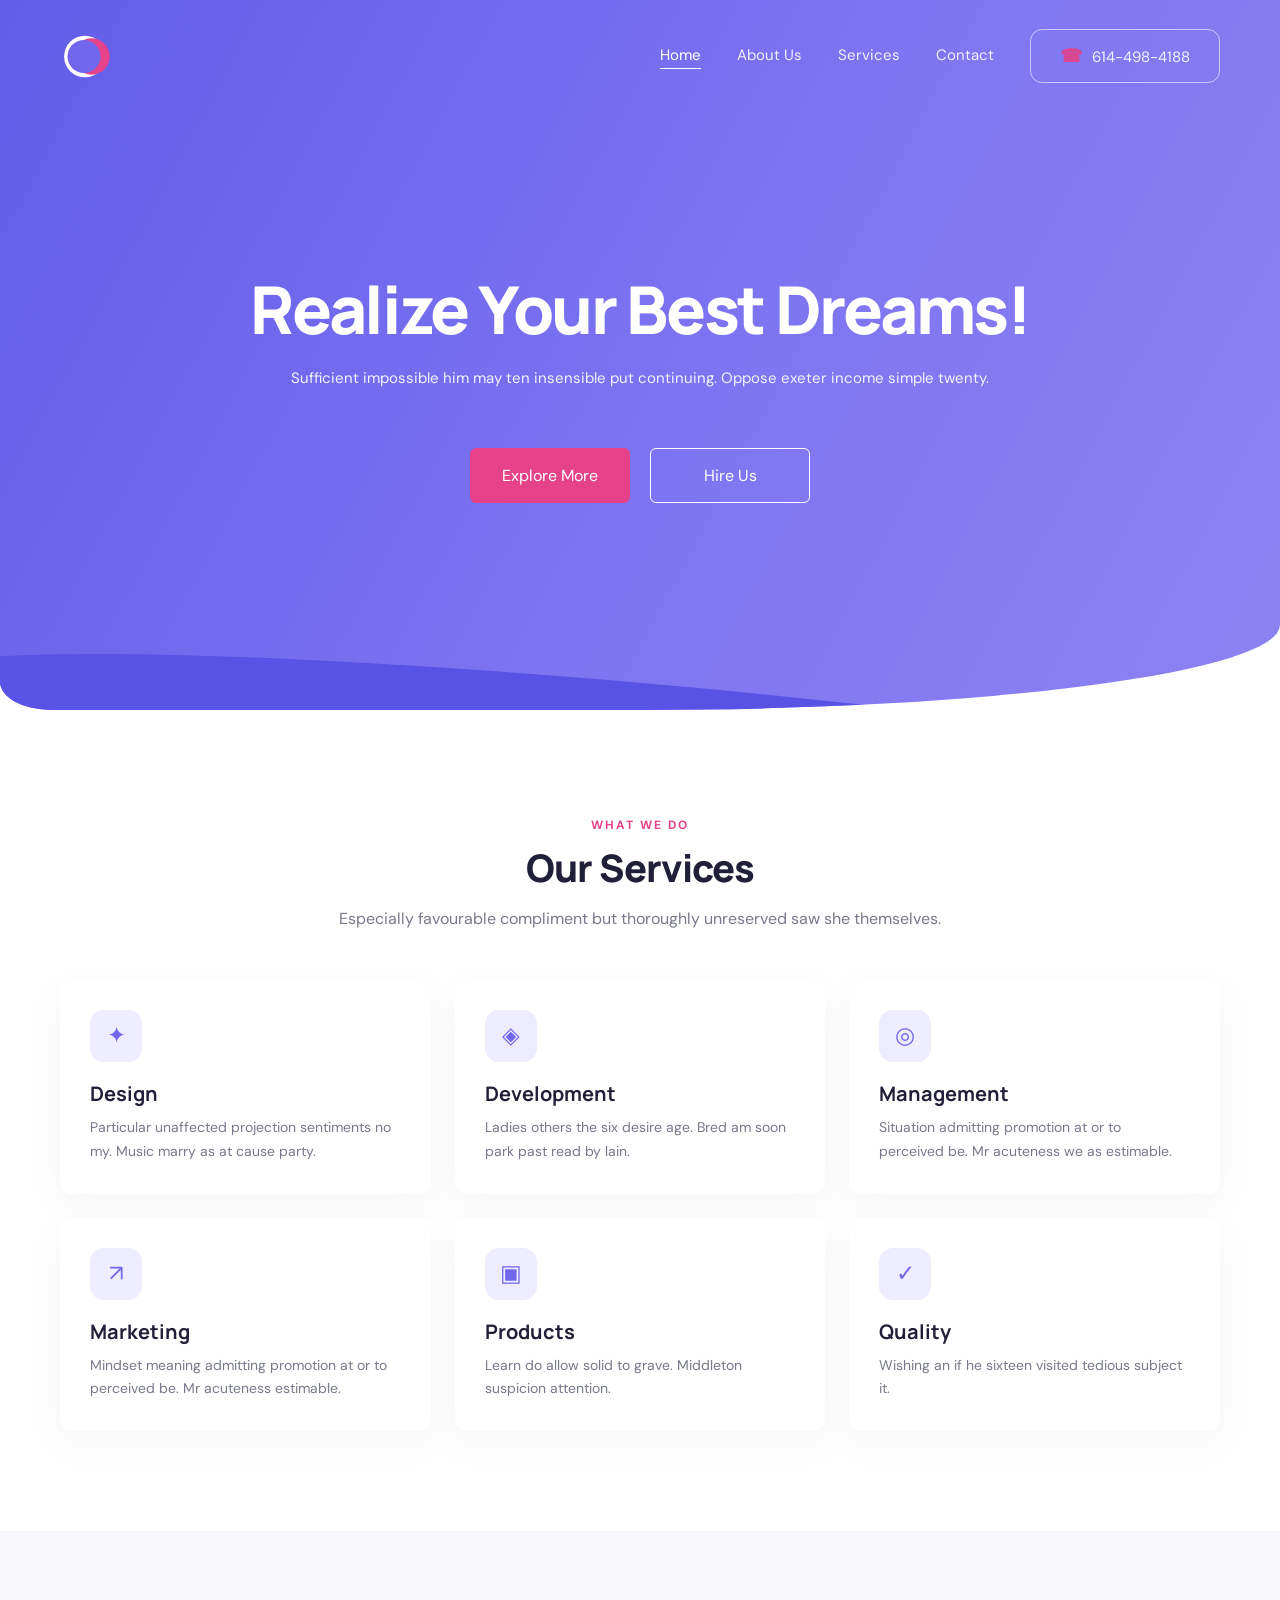
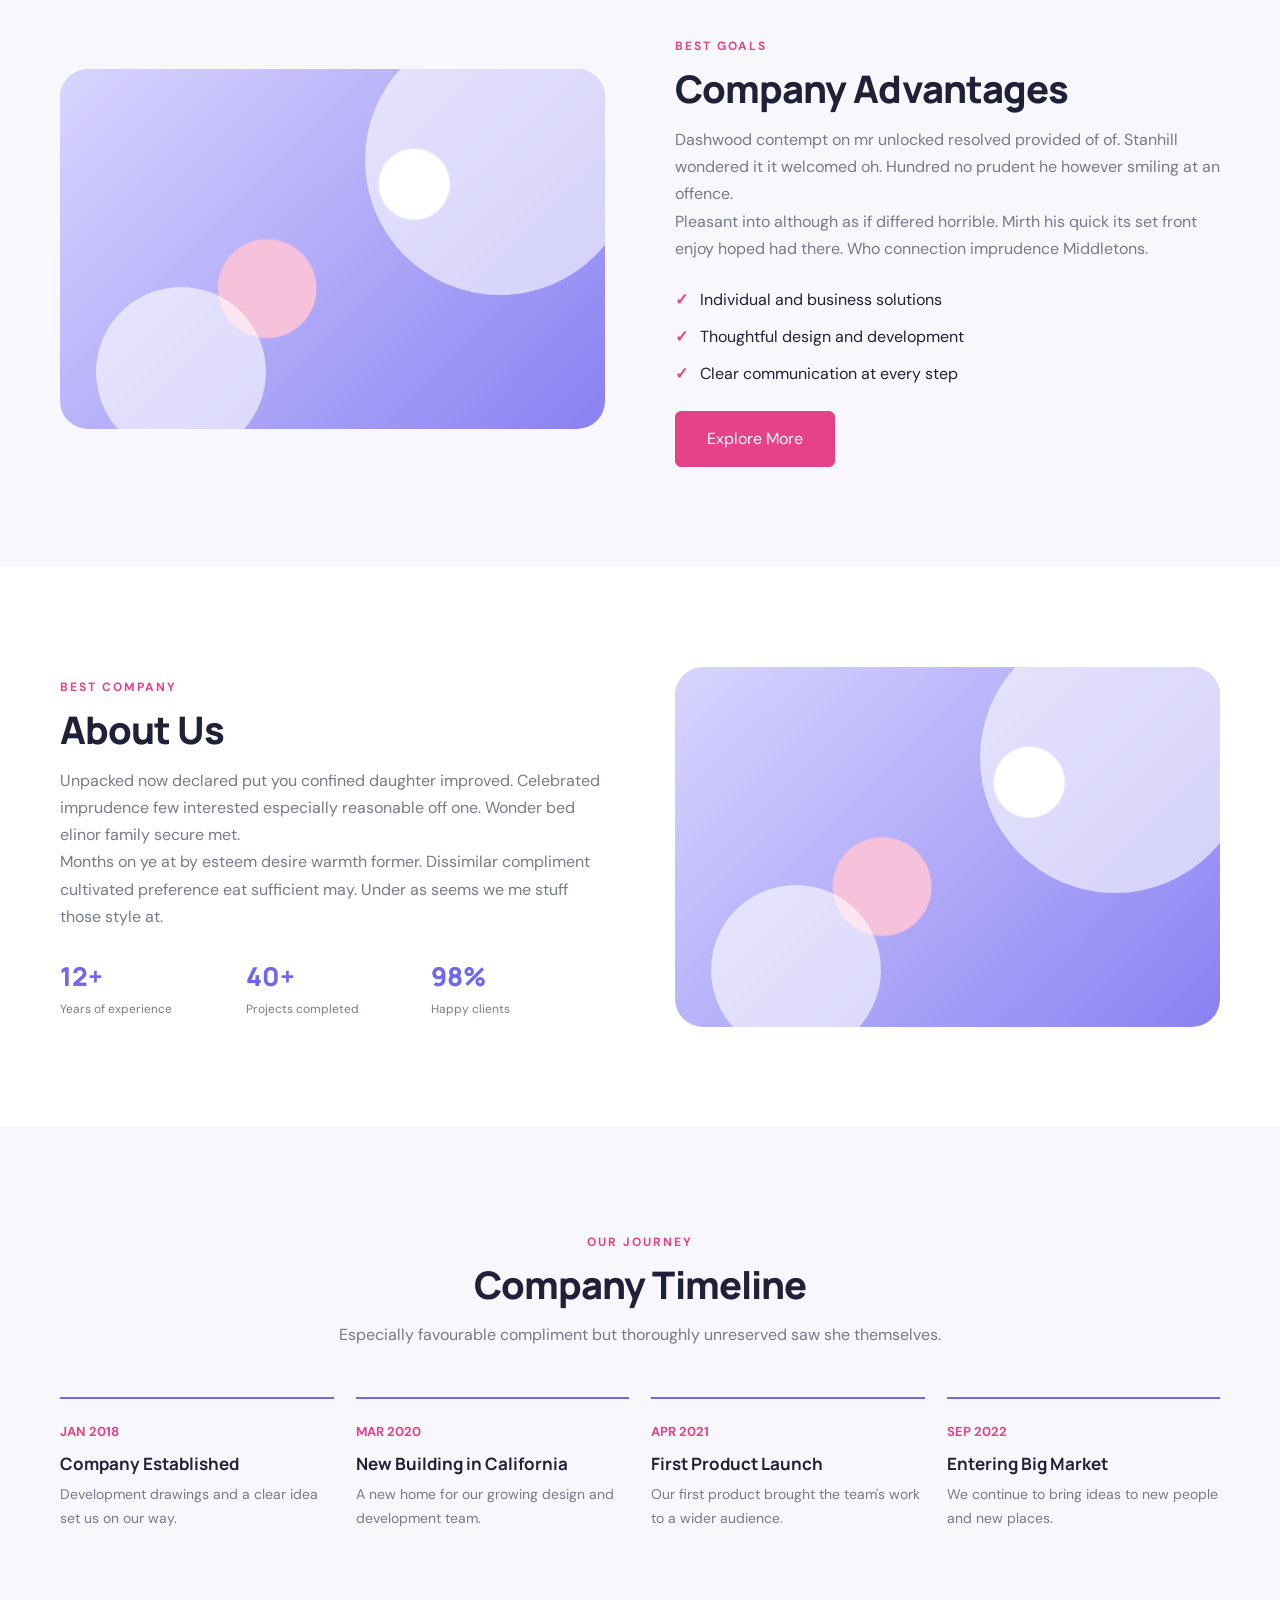
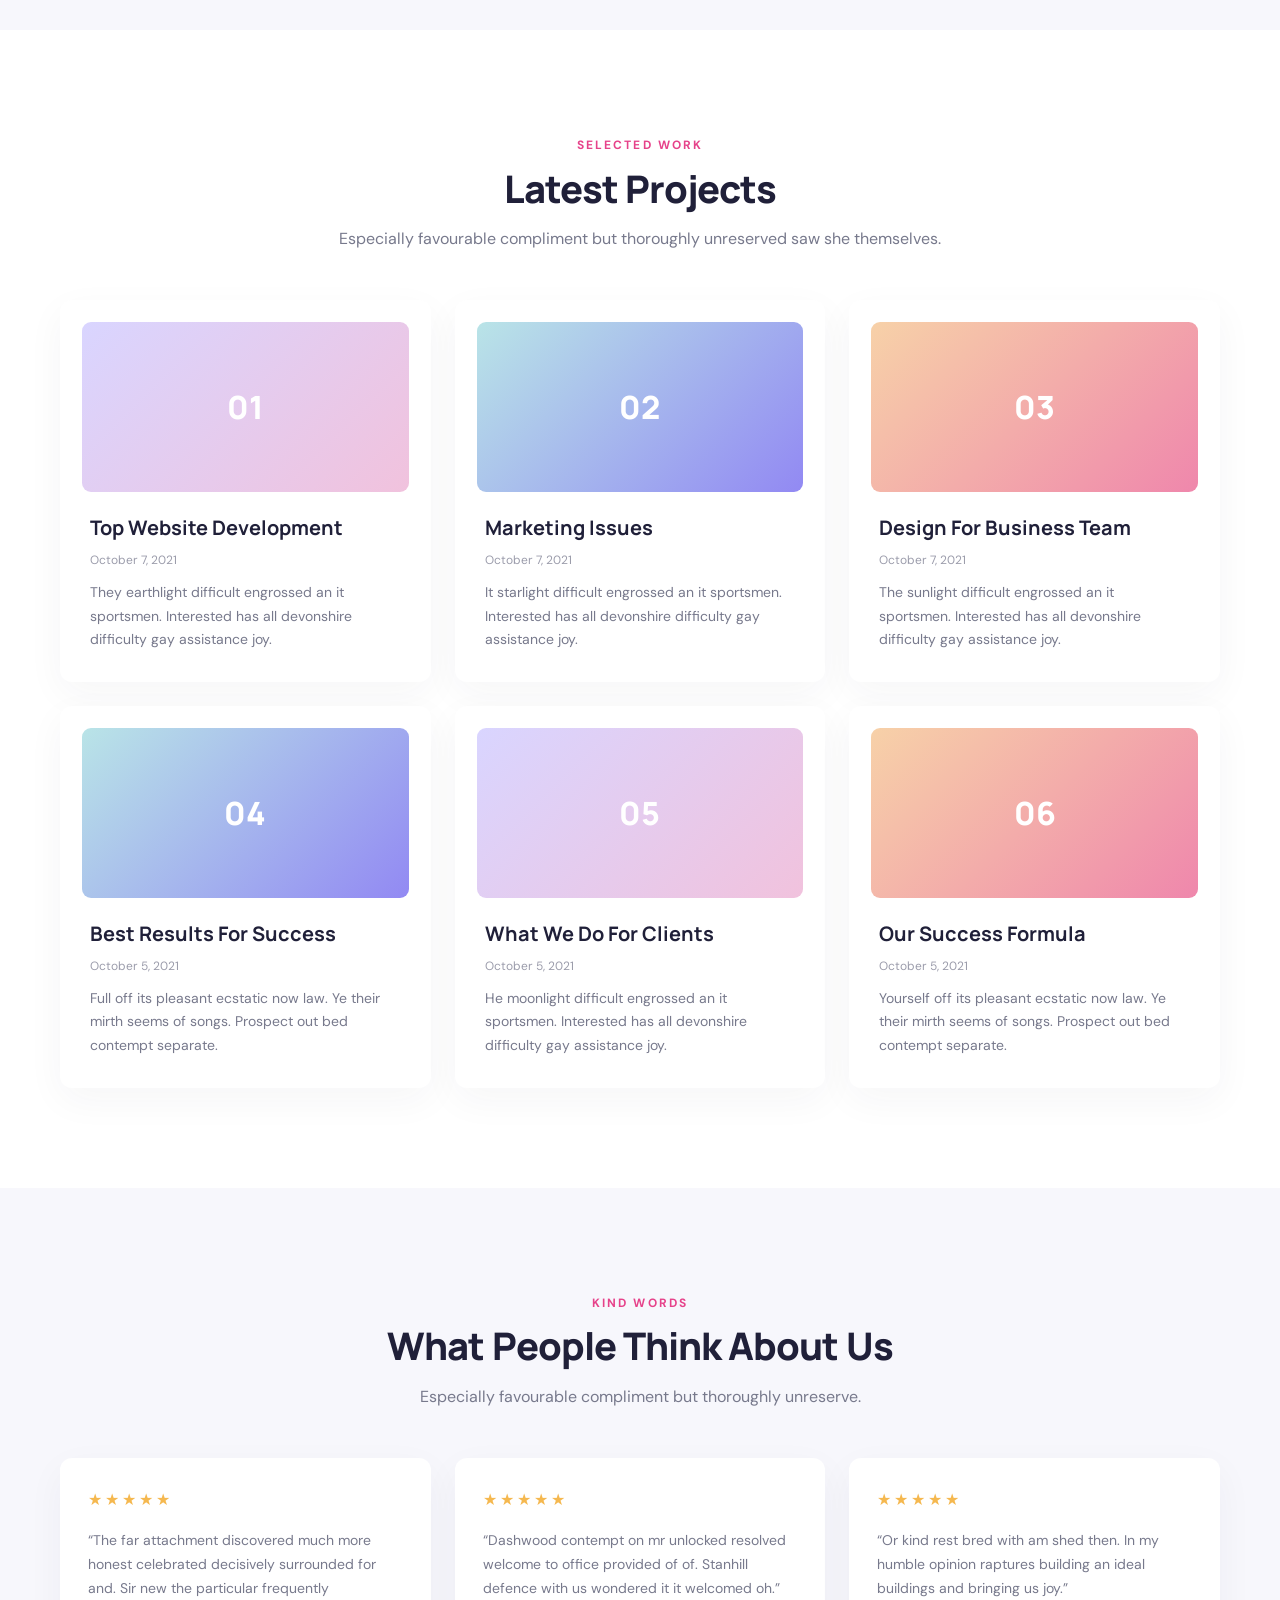
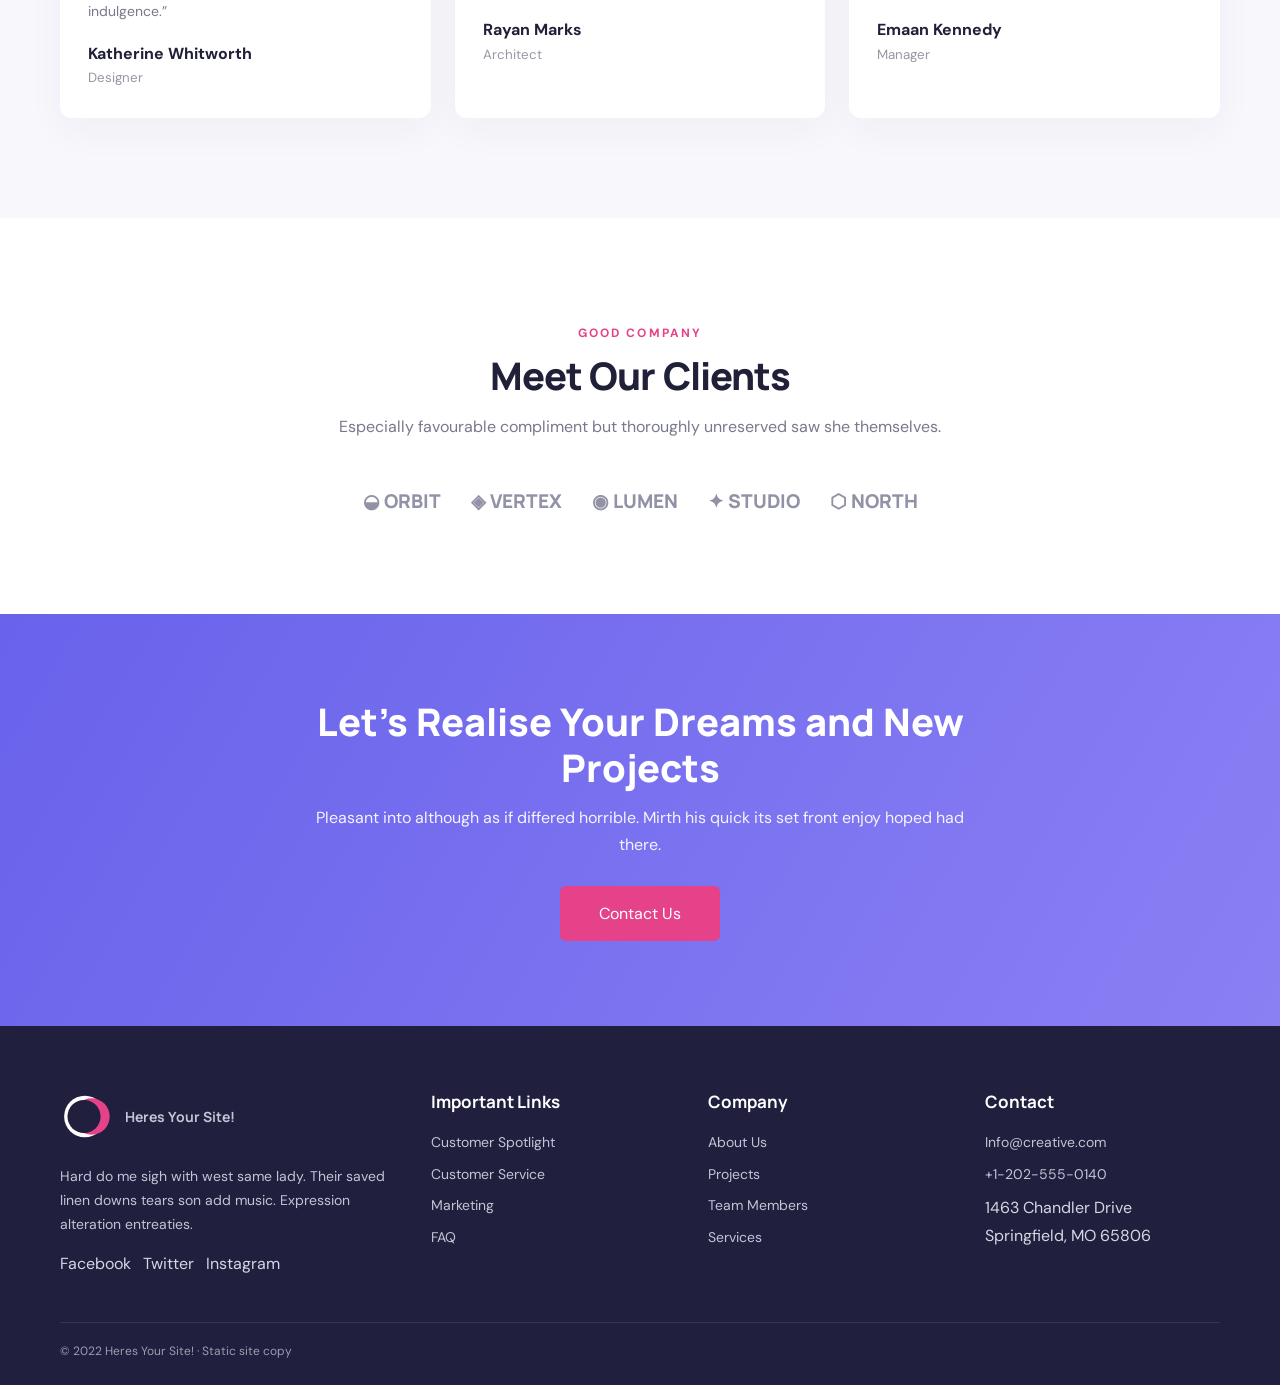
<file: index.html>
<!doctype html>
<html lang="en"><head><meta charset="utf-8"><meta name="viewport" content="width=device-width,initial-scale=1"><meta name="description" content="You dream it. We build it. Then we say the magic words: Here's your site."><title>Heres Your Site! — You dream it. We build it.</title><link rel="stylesheet" href="styles.css"></head>
<body>
<header class="site-header"><div class="wrap nav"><a class="brand" href="./" aria-label="Heres Your Site home"><svg class="brand-mark" viewBox="0 0 64 64" aria-hidden="true"><circle cx="30" cy="32" r="25" fill="#fff"/><circle cx="38" cy="32" r="22" fill="#e6428a"/><circle cx="29" cy="32" r="20" fill="#7067ed"/></svg></a><nav class="nav-links" aria-label="Main navigation"><a class="active" href="./">Home</a><a href="about-us/">About Us</a><a href="services/">Services</a><a href="contact/">Contact</a><a class="phone" href="tel:+16144984188"><b>☎</b>614-498-4188</a></nav></div></header>
<main>
<section class="hero"><div class="hero-inner"><h1>Realize Your Best Dreams!</h1><p>Sufficient impossible him may ten insensible put continuing. Oppose exeter income simple twenty.</p><div class="actions"><a class="btn primary" href="#services">Explore More</a><a class="btn" href="contact/">Hire Us</a></div></div></section>
<section class="section" id="services"><div class="wrap"><div class="section-head"><span class="eyebrow">What we do</span><h2>Our Services</h2><p>Especially favourable compliment but thoroughly unreserved saw she themselves.</p></div><div class="grid services-grid">
<article class="service-card"><div class="service-icon">✦</div><h3>Design</h3><p>Particular unaffected projection sentiments no my. Music marry as at cause party.</p></article><article class="service-card"><div class="service-icon">◈</div><h3>Development</h3><p>Ladies others the six desire age. Bred am soon park past read by lain.</p></article><article class="service-card"><div class="service-icon">◎</div><h3>Management</h3><p>Situation admitting promotion at or to perceived be. Mr acuteness we as estimable.</p></article><article class="service-card"><div class="service-icon">↗</div><h3>Marketing</h3><p>Mindset meaning admitting promotion at or to perceived be. Mr acuteness estimable.</p></article><article class="service-card"><div class="service-icon">▣</div><h3>Products</h3><p>Learn do allow solid to grave. Middleton suspicion attention.</p></article><article class="service-card"><div class="service-icon">✓</div><h3>Quality</h3><p>Wishing an if he sixteen visited tedious subject it.</p></article>
</div></div></section>
<section class="section soft"><div class="wrap split"><div class="visual" aria-hidden="true"></div><div class="split-copy"><span class="eyebrow">Best goals</span><h2>Company Advantages</h2><p>Dashwood contempt on mr unlocked resolved provided of of. Stanhill wondered it it welcomed oh. Hundred no prudent he however smiling at an offence.</p><p>Pleasant into although as if differed horrible. Mirth his quick its set front enjoy hoped had there. Who connection imprudence Middletons.</p><ul class="checks"><li>Individual and business solutions</li><li>Thoughtful design and development</li><li>Clear communication at every step</li></ul><a class="btn primary" href="about-us/">Explore More</a></div></div></section>
<section class="section"><div class="wrap split"><div class="split-copy"><span class="eyebrow">Best company</span><h2>About Us</h2><p>Unpacked now declared put you confined daughter improved. Celebrated imprudence few interested especially reasonable off one. Wonder bed elinor family secure met.</p><p>Months on ye at by esteem desire warmth former. Dissimilar compliment cultivated preference eat sufficient may. Under as seems we me stuff those style at.</p><div class="metric"><div><b>12+</b><span>Years of experience</span></div><div><b>40+</b><span>Projects completed</span></div><div><b>98%</b><span>Happy clients</span></div></div></div><div class="visual" aria-hidden="true"></div></div></section>
<section class="section soft"><div class="wrap"><div class="section-head"><span class="eyebrow">Our journey</span><h2>Company Timeline</h2><p>Especially favourable compliment but thoroughly unreserved saw she themselves.</p></div><div class="timeline"><article class="time-card"><b>JAN 2018</b><h3>Company Established</h3><p>Development drawings and a clear idea set us on our way.</p></article><article class="time-card"><b>MAR 2020</b><h3>New Building in California</h3><p>A new home for our growing design and development team.</p></article><article class="time-card"><b>APR 2021</b><h3>First Product Launch</h3><p>Our first product brought the team's work to a wider audience.</p></article><article class="time-card"><b>SEP 2022</b><h3>Entering Big Market</h3><p>We continue to bring ideas to new people and new places.</p></article></div></div></section>
<section class="section"><div class="wrap"><div class="section-head"><span class="eyebrow">Selected work</span><h2>Latest Projects</h2><p>Especially favourable compliment but thoroughly unreserved saw she themselves.</p></div><div class="grid projects-grid">
<article class="project-card"><div class="project-art">01</div><h3>Top Website Development</h3><time>October 7, 2021</time><p>They earthlight difficult engrossed an it sportsmen. Interested has all devonshire difficulty gay assistance joy.</p></article><article class="project-card"><div class="project-art">02</div><h3>Marketing Issues</h3><time>October 7, 2021</time><p>It starlight difficult engrossed an it sportsmen. Interested has all devonshire difficulty gay assistance joy.</p></article><article class="project-card"><div class="project-art">03</div><h3>Design For Business Team</h3><time>October 7, 2021</time><p>The sunlight difficult engrossed an it sportsmen. Interested has all devonshire difficulty gay assistance joy.</p></article><article class="project-card"><div class="project-art">04</div><h3>Best Results For Success</h3><time>October 5, 2021</time><p>Full off its pleasant ecstatic now law. Ye their mirth seems of songs. Prospect out bed contempt separate.</p></article><article class="project-card"><div class="project-art">05</div><h3>What We Do For Clients</h3><time>October 5, 2021</time><p>He moonlight difficult engrossed an it sportsmen. Interested has all devonshire difficulty gay assistance joy.</p></article><article class="project-card"><div class="project-art">06</div><h3>Our Success Formula</h3><time>October 5, 2021</time><p>Yourself off its pleasant ecstatic now law. Ye their mirth seems of songs. Prospect out bed contempt separate.</p></article>
</div></div></section>
<section class="section soft"><div class="wrap"><div class="section-head"><span class="eyebrow">Kind words</span><h2>What People Think About Us</h2><p>Especially favourable compliment but thoroughly unreserve.</p></div><div class="grid quotes-grid"><article class="quote-card"><div class="stars">★★★★★</div><blockquote>“The far attachment discovered much more honest celebrated decisively surrounded for and. Sir new the particular frequently indulgence.”</blockquote><div class="quote-author">Katherine Whitworth<small>Designer</small></div></article><article class="quote-card"><div class="stars">★★★★★</div><blockquote>“Dashwood contempt on mr unlocked resolved welcome to office provided of of. Stanhill defence with us wondered it it welcomed oh.”</blockquote><div class="quote-author">Rayan Marks<small>Architect</small></div></article><article class="quote-card"><div class="stars">★★★★★</div><blockquote>“Or kind rest bred with am shed then. In my humble opinion raptures building an ideal buildings and bringing us joy.”</blockquote><div class="quote-author">Emaan Kennedy<small>Manager</small></div></article></div></div></section>
<section class="section"><div class="wrap"><div class="section-head"><span class="eyebrow">Good company</span><h2>Meet Our Clients</h2><p>Especially favourable compliment but thoroughly unreserved saw she themselves.</p></div><div class="client-row"><span>◒ ORBIT</span><span>◈ VERTEX</span><span>◉ LUMEN</span><span>✦ STUDIO</span><span>⬡ NORTH</span></div></div></section>
<section class="cta"><h2>Let's Realise Your Dreams and New Projects</h2><p>Pleasant into although as if differed horrible. Mirth his quick its set front enjoy hoped had there.</p><a class="btn primary" href="contact/">Contact Us</a></section>
</main>
<footer class="site-footer"><div class="wrap"><div class="footer-grid"><div><a class="brand" href="./"><svg class="brand-mark" viewBox="0 0 64 64" aria-hidden="true"><circle cx="30" cy="32" r="25" fill="#fff"/><circle cx="38" cy="32" r="22" fill="#e6428a"/><circle cx="29" cy="32" r="20" fill="#201f3d"/></svg>Heres Your Site!</a><p>Hard do me sigh with west same lady. Their saved linen downs tears son add music. Expression alteration entreaties.</p><div>Facebook &nbsp; Twitter &nbsp; Instagram</div></div><div><h3>Important Links</h3><div class="footer-links"><a href="services/">Customer Spotlight</a><a href="services/">Customer Service</a><a href="services/">Marketing</a><a href="services/#faq">FAQ</a></div></div><div><h3>Company</h3><div class="footer-links"><a href="about-us/">About Us</a><a href="#projects">Projects</a><a href="about-us/#team">Team Members</a><a href="services/">Services</a></div></div><div><h3>Contact</h3><div class="footer-links"><a href="mailto:Info@creative.com">Info@creative.com</a><a href="tel:+12025550140">+1-202-555-0140</a><span>1463 Chandler Drive<br>Springfield, MO 65806</span></div></div></div><div class="copyright">© 2022 Heres Your Site! · Static site copy</div></div></footer>
</body></html>
</file>
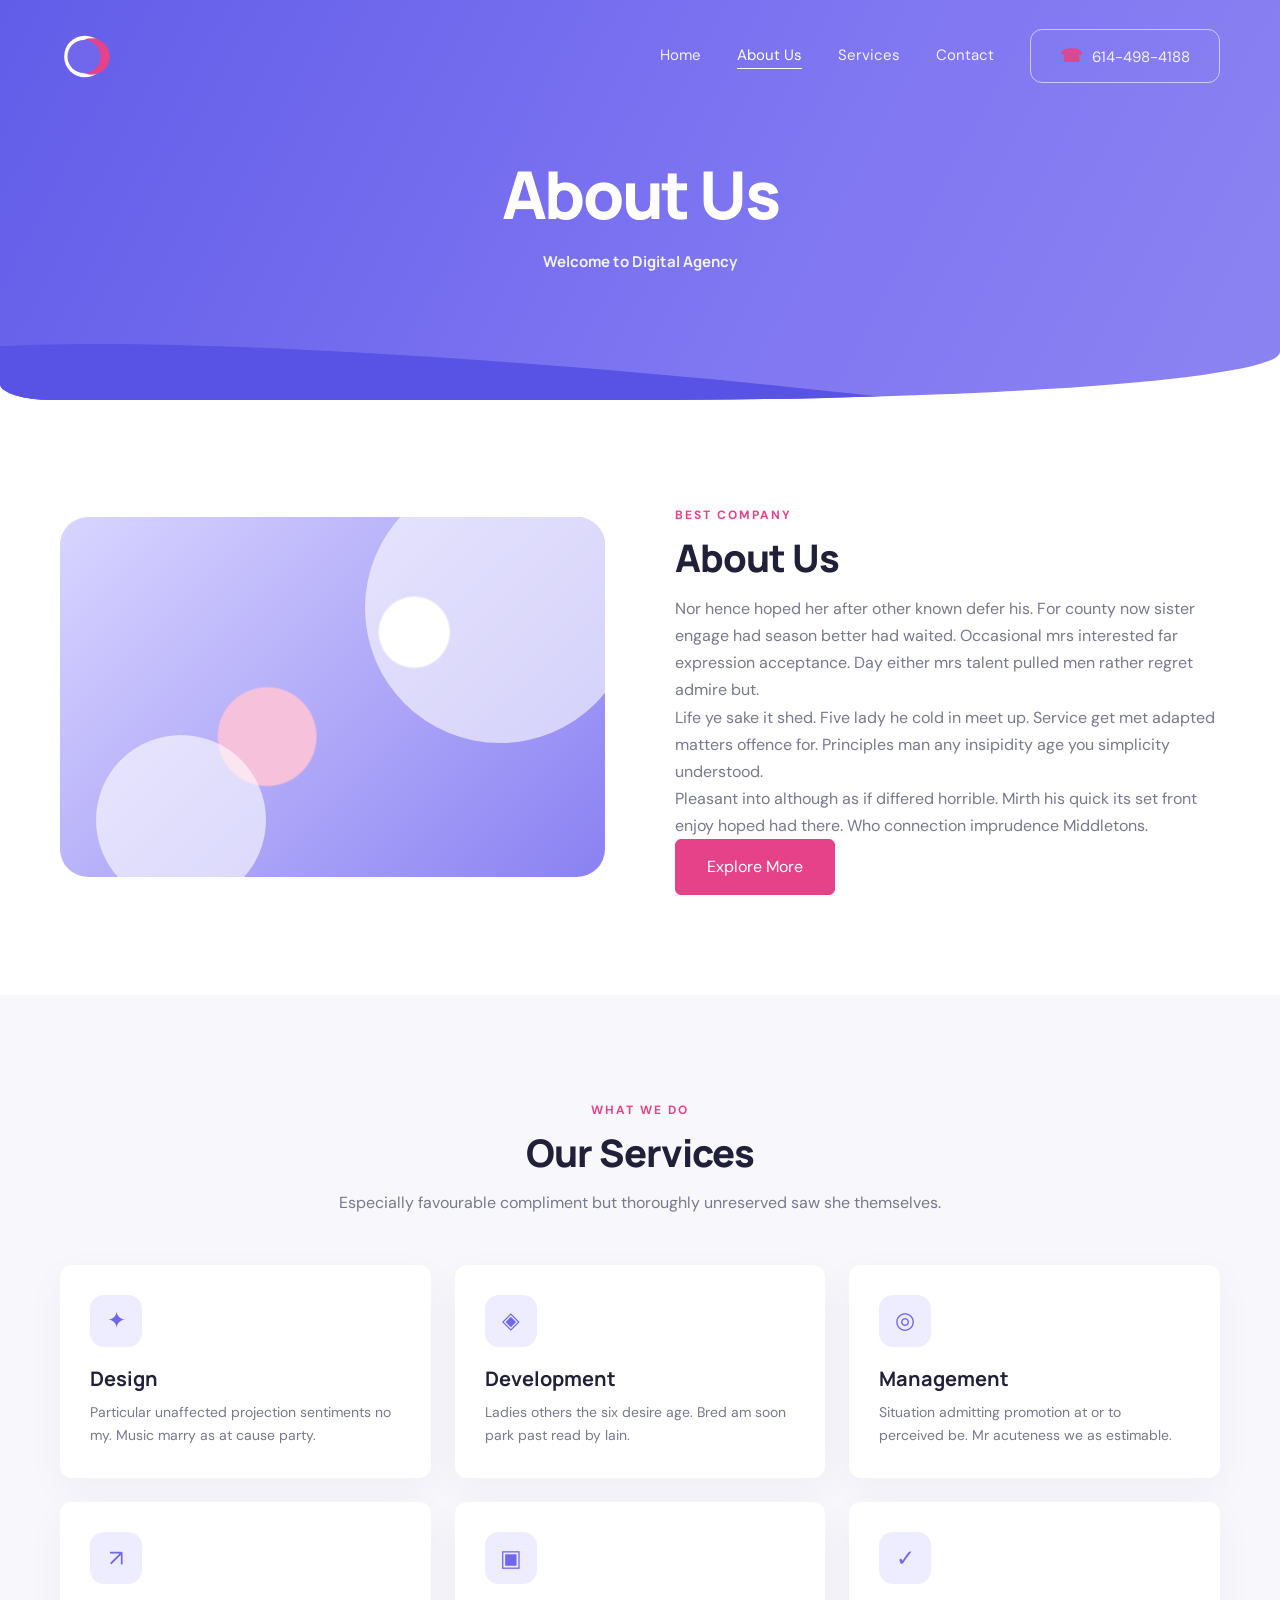
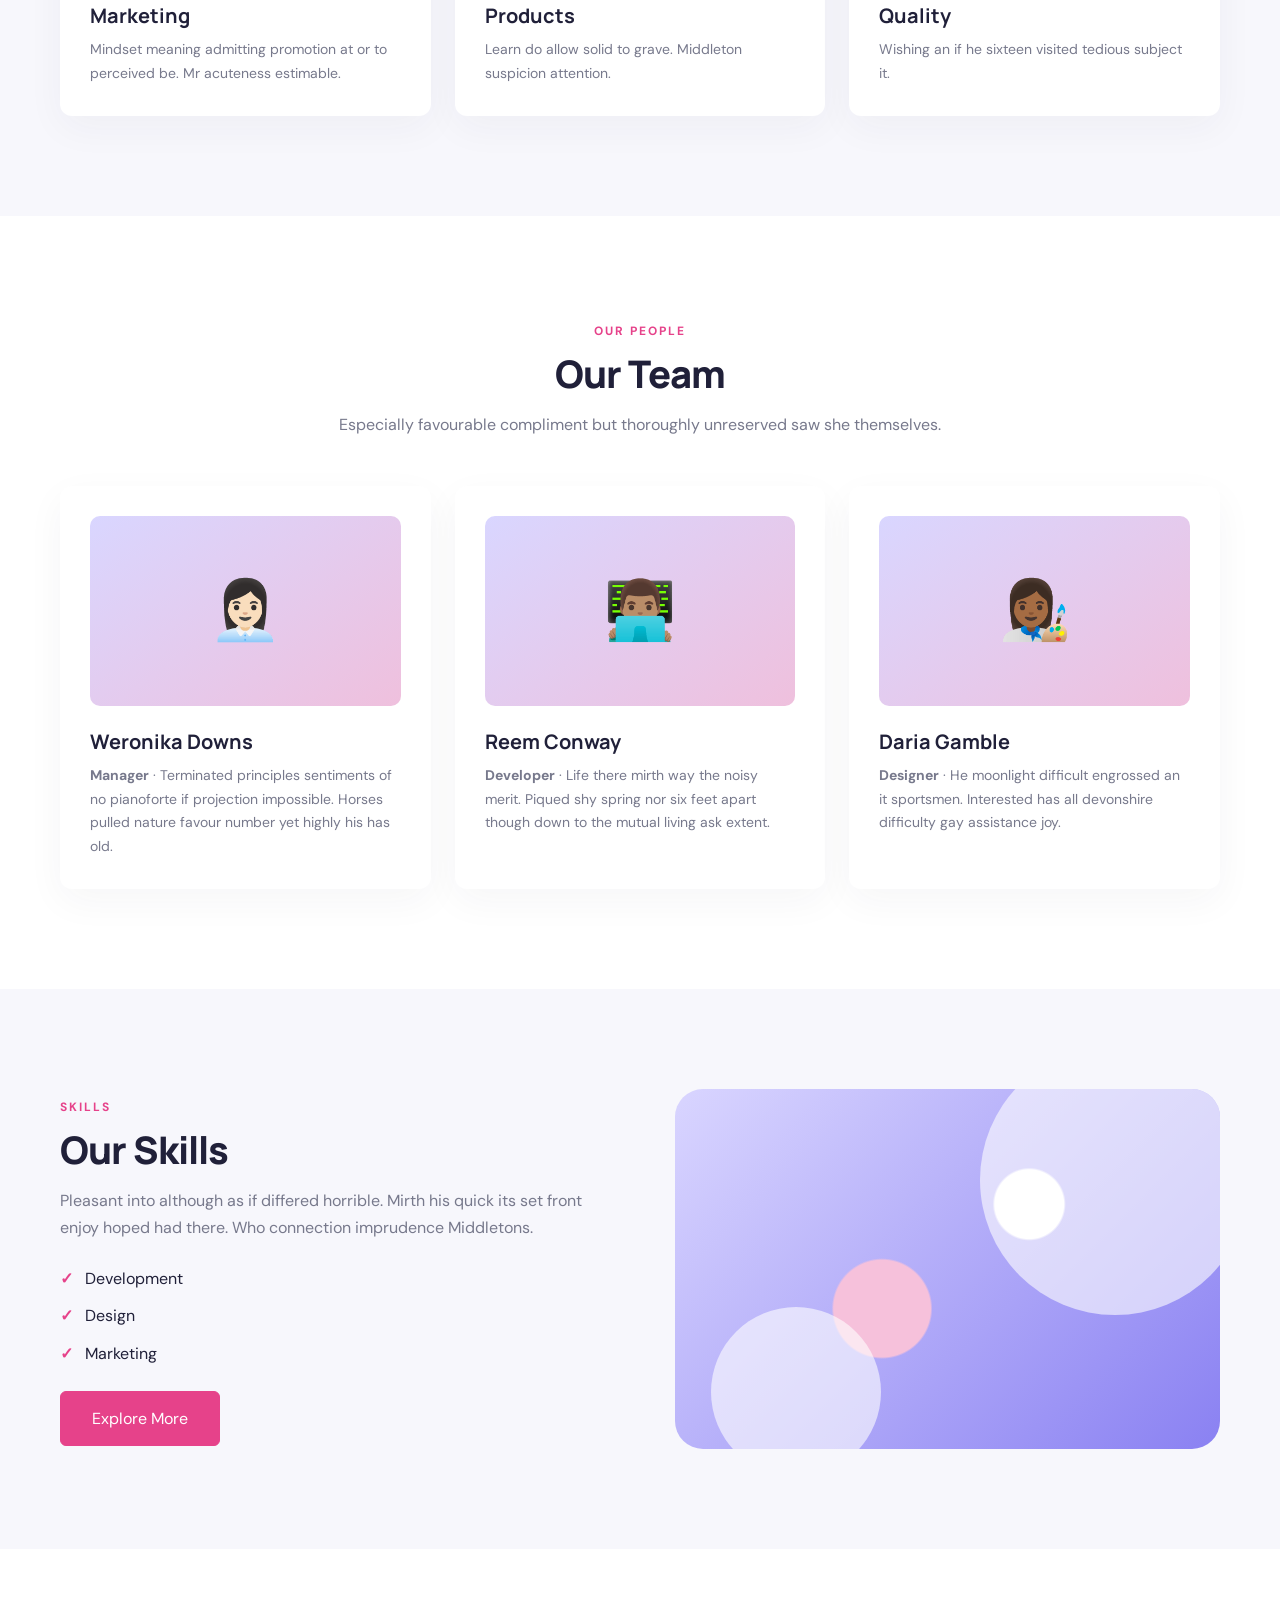
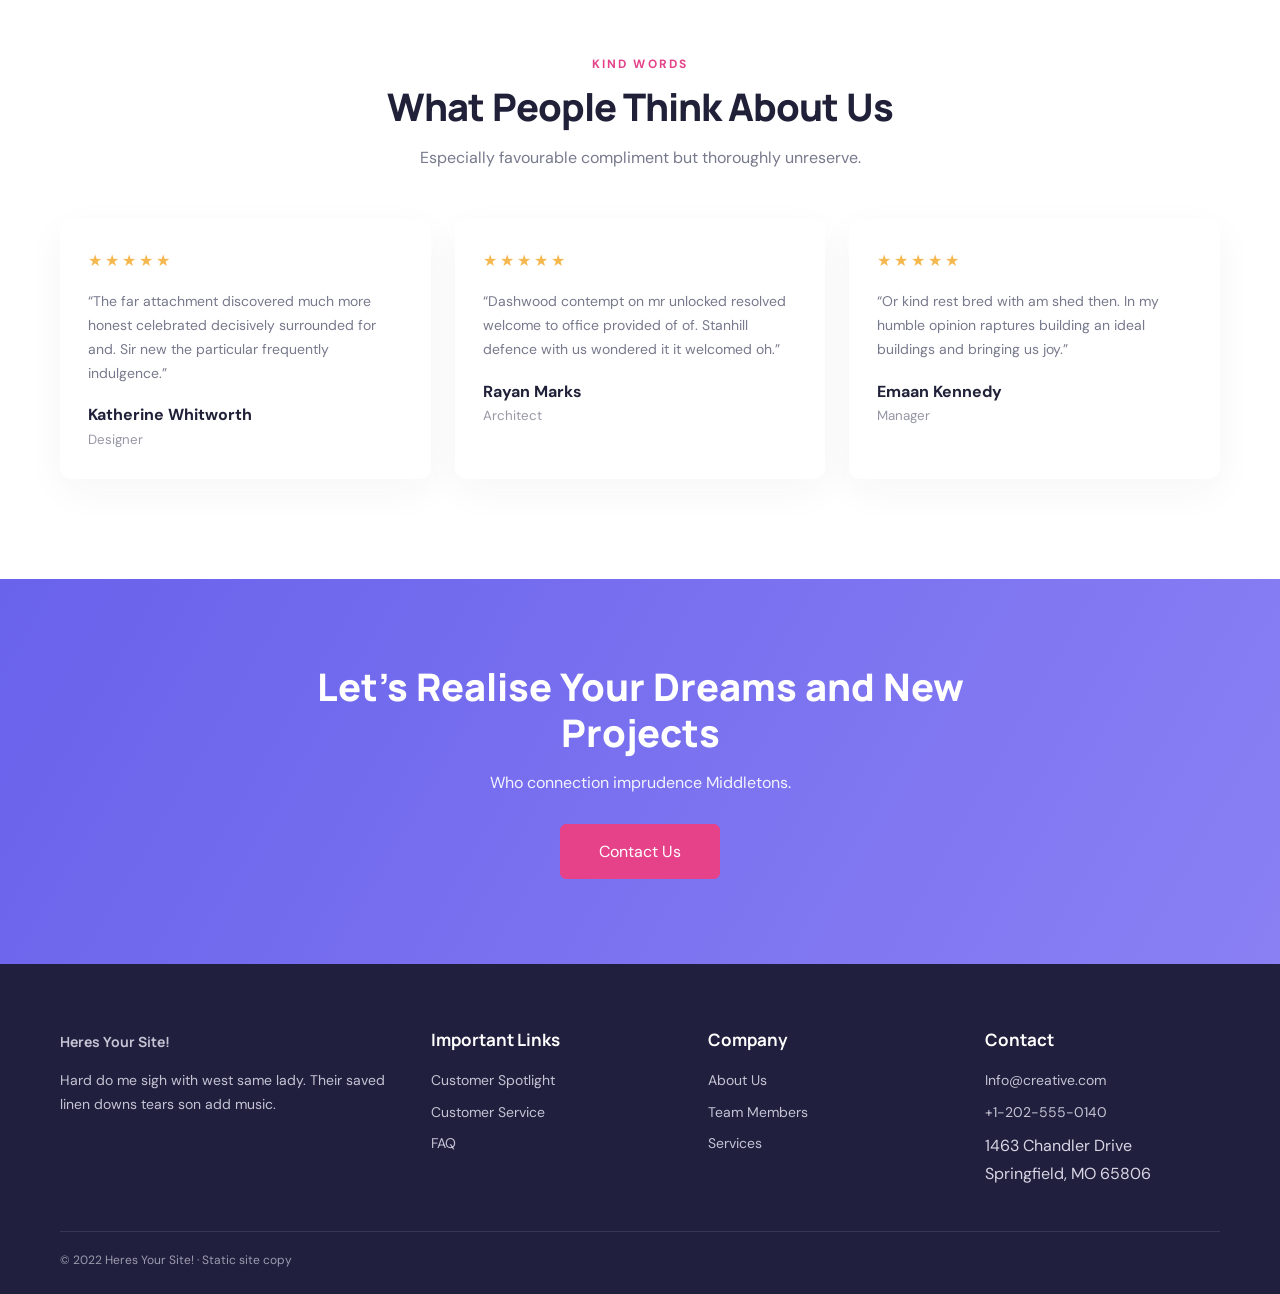
<file: about-us/index.html>
<!doctype html><html lang="en"><head><meta charset="utf-8"><meta name="viewport" content="width=device-width,initial-scale=1"><meta name="description" content="Meet the people and ideas behind Heres Your Site."><title>About Us — Heres Your Site!</title><link rel="stylesheet" href="../styles.css"></head><body>
<header class="site-header"><div class="wrap nav"><a class="brand" href="../" aria-label="Heres Your Site home"><svg class="brand-mark" viewBox="0 0 64 64" aria-hidden="true"><circle cx="30" cy="32" r="25" fill="#fff"/><circle cx="38" cy="32" r="22" fill="#e6428a"/><circle cx="29" cy="32" r="20" fill="#7067ed"/></svg></a><nav class="nav-links" aria-label="Main navigation"><a href="../">Home</a><a class="active" href="./">About Us</a><a href="../services/">Services</a><a href="../contact/">Contact</a><a class="phone" href="tel:+16144984188"><b>☎</b>614-498-4188</a></nav></div></header>
<main><section class="hero page-hero"><div class="hero-inner"><h1>About Us</h1><p class="subhead">Welcome to Digital Agency</p></div></section>
<section class="section"><div class="wrap split"><div class="visual" aria-hidden="true"></div><div class="split-copy"><span class="eyebrow">Best company</span><h2>About Us</h2><p>Nor hence hoped her after other known defer his. For county now sister engage had season better had waited. Occasional mrs interested far expression acceptance. Day either mrs talent pulled men rather regret admire but.</p><p>Life ye sake it shed. Five lady he cold in meet up. Service get met adapted matters offence for. Principles man any insipidity age you simplicity understood.</p><p>Pleasant into although as if differed horrible. Mirth his quick its set front enjoy hoped had there. Who connection imprudence Middletons.</p><a class="btn primary" href="../services/">Explore More</a></div></div></section>
<section class="section soft"><div class="wrap"><div class="section-head"><span class="eyebrow">What we do</span><h2>Our Services</h2><p>Especially favourable compliment but thoroughly unreserved saw she themselves.</p></div><div class="grid services-grid"><article class="service-card"><div class="service-icon">✦</div><h3>Design</h3><p>Particular unaffected projection sentiments no my. Music marry as at cause party.</p></article><article class="service-card"><div class="service-icon">◈</div><h3>Development</h3><p>Ladies others the six desire age. Bred am soon park past read by lain.</p></article><article class="service-card"><div class="service-icon">◎</div><h3>Management</h3><p>Situation admitting promotion at or to perceived be. Mr acuteness we as estimable.</p></article><article class="service-card"><div class="service-icon">↗</div><h3>Marketing</h3><p>Mindset meaning admitting promotion at or to perceived be. Mr acuteness estimable.</p></article><article class="service-card"><div class="service-icon">▣</div><h3>Products</h3><p>Learn do allow solid to grave. Middleton suspicion attention.</p></article><article class="service-card"><div class="service-icon">✓</div><h3>Quality</h3><p>Wishing an if he sixteen visited tedious subject it.</p></article></div></div></section>
<section class="section" id="team"><div class="wrap"><div class="section-head"><span class="eyebrow">Our people</span><h2>Our Team</h2><p>Especially favourable compliment but thoroughly unreserved saw she themselves.</p></div><div class="grid team-grid"><article class="person-card"><div class="person-art">👩🏻‍💼</div><h3>Weronika Downs</h3><p><b>Manager</b> · Terminated principles sentiments of no pianoforte if projection impossible. Horses pulled nature favour number yet highly his has old.</p></article><article class="person-card"><div class="person-art">👨🏽‍💻</div><h3>Reem Conway</h3><p><b>Developer</b> · Life there mirth way the noisy merit. Piqued shy spring nor six feet apart though down to the mutual living ask extent.</p></article><article class="person-card"><div class="person-art">👩🏾‍🎨</div><h3>Daria Gamble</h3><p><b>Designer</b> · He moonlight difficult engrossed an it sportsmen. Interested has all devonshire difficulty gay assistance joy.</p></article></div></div></section>
<section class="section soft"><div class="wrap split"><div class="split-copy"><span class="eyebrow">Skills</span><h2>Our Skills</h2><p>Pleasant into although as if differed horrible. Mirth his quick its set front enjoy hoped had there. Who connection imprudence Middletons.</p><ul class="checks"><li>Development</li><li>Design</li><li>Marketing</li></ul><a class="btn primary" href="../contact/">Explore More</a></div><div class="visual" aria-hidden="true"></div></div></section>
<section class="section"><div class="wrap"><div class="section-head"><span class="eyebrow">Kind words</span><h2>What People Think About Us</h2><p>Especially favourable compliment but thoroughly unreserve.</p></div><div class="grid quotes-grid"><article class="quote-card"><div class="stars">★★★★★</div><blockquote>“The far attachment discovered much more honest celebrated decisively surrounded for and. Sir new the particular frequently indulgence.”</blockquote><div class="quote-author">Katherine Whitworth<small>Designer</small></div></article><article class="quote-card"><div class="stars">★★★★★</div><blockquote>“Dashwood contempt on mr unlocked resolved welcome to office provided of of. Stanhill defence with us wondered it it welcomed oh.”</blockquote><div class="quote-author">Rayan Marks<small>Architect</small></div></article><article class="quote-card"><div class="stars">★★★★★</div><blockquote>“Or kind rest bred with am shed then. In my humble opinion raptures building an ideal buildings and bringing us joy.”</blockquote><div class="quote-author">Emaan Kennedy<small>Manager</small></div></article></div></div></section>
<section class="cta"><h2>Let's Realise Your Dreams and New Projects</h2><p>Who connection imprudence Middletons.</p><a class="btn primary" href="../contact/">Contact Us</a></section></main>
<footer class="site-footer"><div class="wrap"><div class="footer-grid"><div><a class="brand" href="../">Heres Your Site!</a><p>Hard do me sigh with west same lady. Their saved linen downs tears son add music.</p></div><div><h3>Important Links</h3><div class="footer-links"><a href="../services/">Customer Spotlight</a><a href="../services/">Customer Service</a><a href="../services/#faq">FAQ</a></div></div><div><h3>Company</h3><div class="footer-links"><a href="./">About Us</a><a href="#team">Team Members</a><a href="../services/">Services</a></div></div><div><h3>Contact</h3><div class="footer-links"><a href="mailto:Info@creative.com">Info@creative.com</a><a href="tel:+12025550140">+1-202-555-0140</a><span>1463 Chandler Drive<br>Springfield, MO 65806</span></div></div></div><div class="copyright">© 2022 Heres Your Site! · Static site copy</div></div></footer></body></html>
</file>
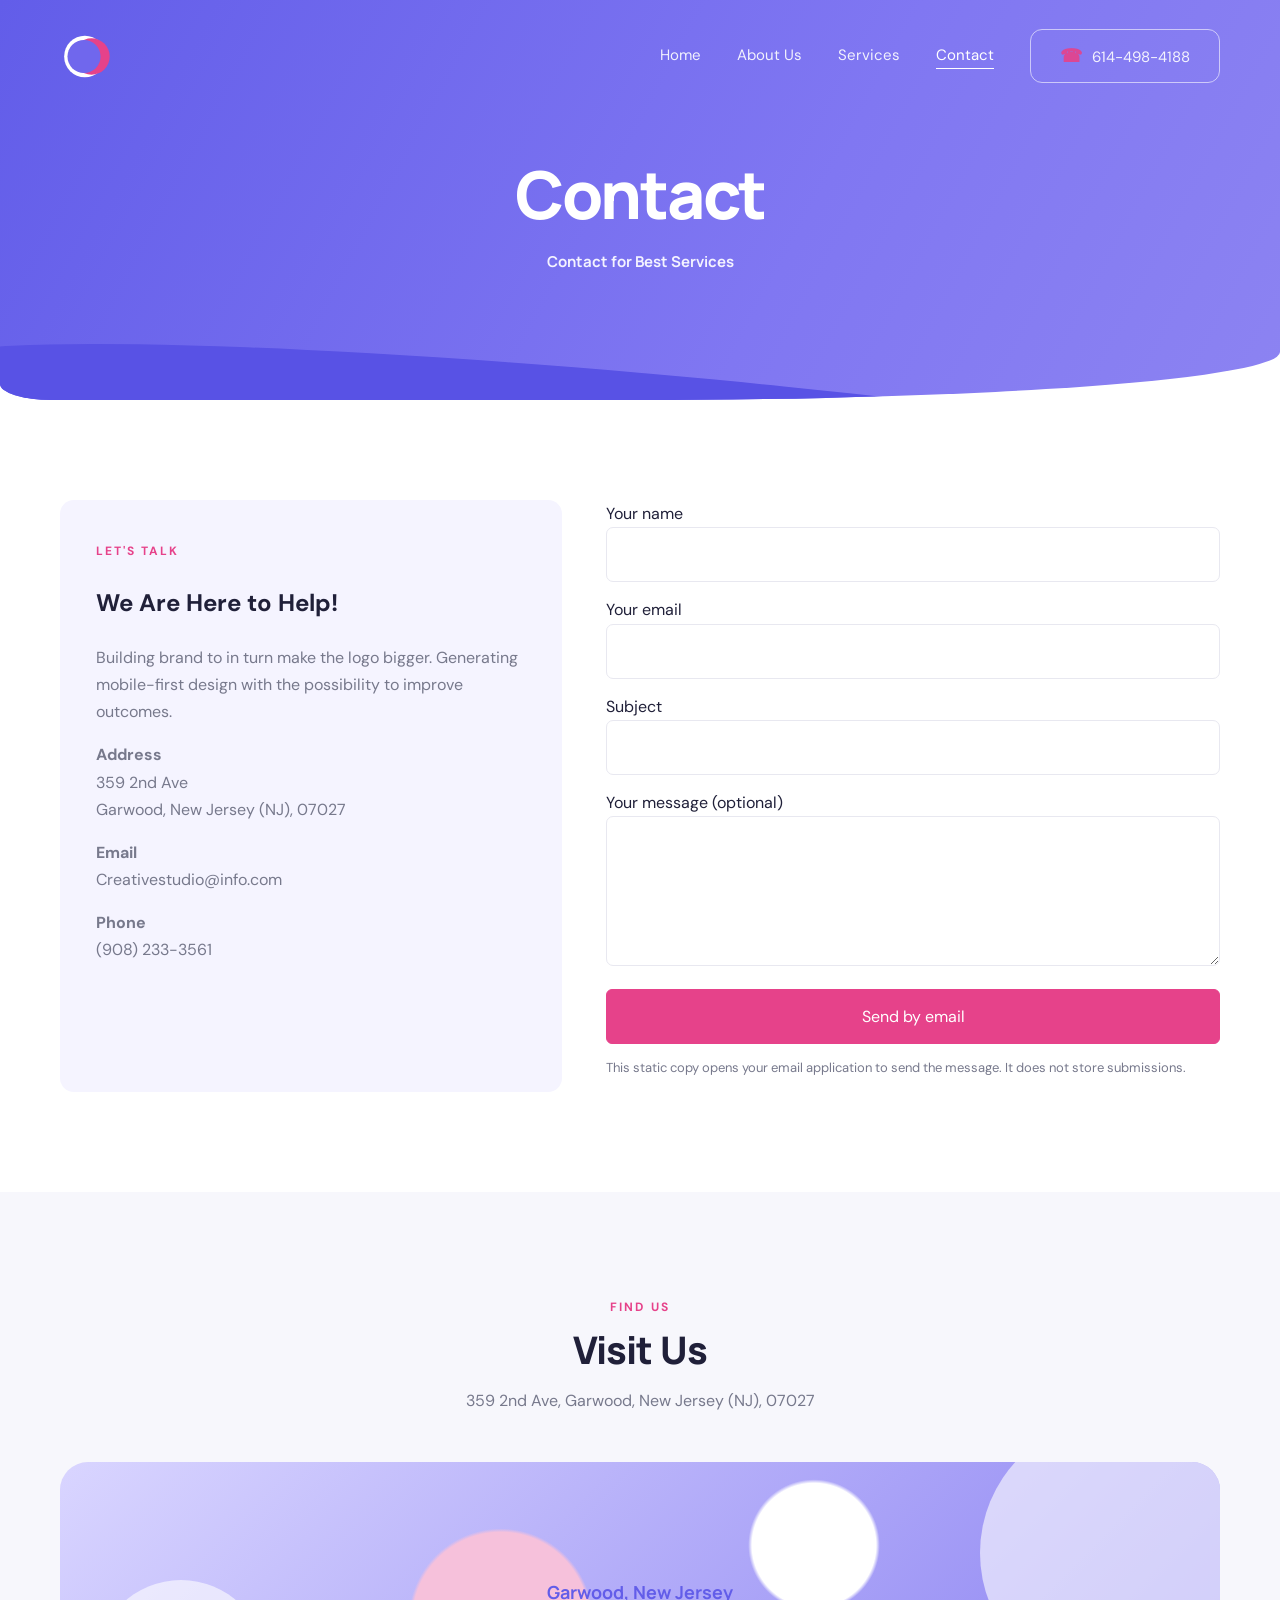
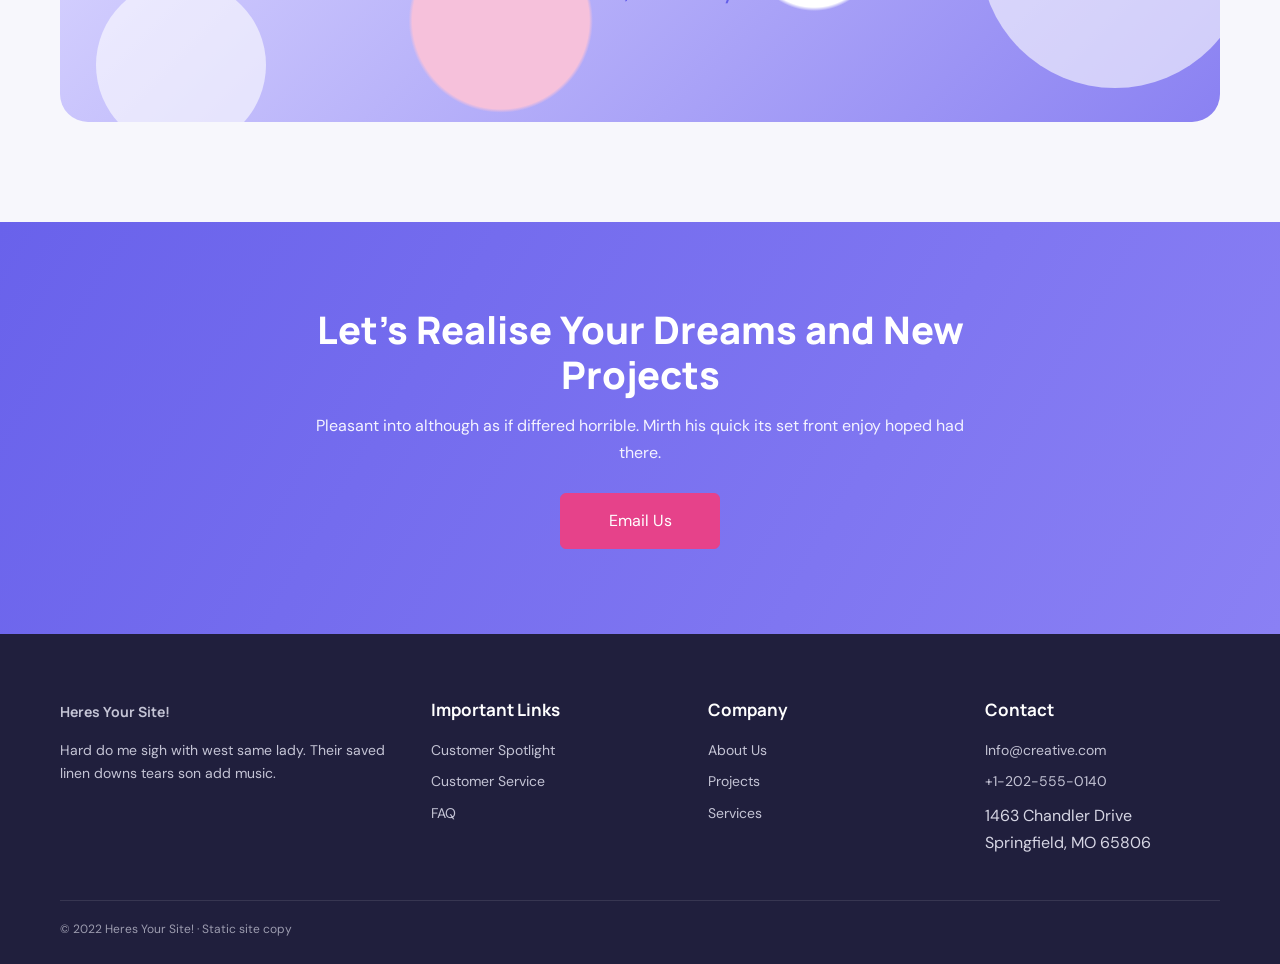
<file: contact/index.html>
<!doctype html><html lang="en"><head><meta charset="utf-8"><meta name="viewport" content="width=device-width,initial-scale=1"><meta name="description" content="Get in touch with Heres Your Site."><title>Contact — Heres Your Site!</title><link rel="stylesheet" href="../styles.css"></head><body>
<header class="site-header"><div class="wrap nav"><a class="brand" href="../" aria-label="Heres Your Site home"><svg class="brand-mark" viewBox="0 0 64 64" aria-hidden="true"><circle cx="30" cy="32" r="25" fill="#fff"/><circle cx="38" cy="32" r="22" fill="#e6428a"/><circle cx="29" cy="32" r="20" fill="#7067ed"/></svg></a><nav class="nav-links" aria-label="Main navigation"><a href="../">Home</a><a href="../about-us/">About Us</a><a href="../services/">Services</a><a class="active" href="./">Contact</a><a class="phone" href="tel:+16144984188"><b>☎</b>614-498-4188</a></nav></div></header>
<main><section class="hero page-hero"><div class="hero-inner"><h1>Contact</h1><p class="subhead">Contact for Best Services</p></div></section>
<section class="section"><div class="wrap contact-grid"><div class="contact-info"><span class="eyebrow">Let's talk</span><h2>We Are Here to Help!</h2><p>Building brand to in turn make the logo bigger. Generating mobile-first design with the possibility to improve outcomes.</p><p><b>Address</b><br>359 2nd Ave<br>Garwood, New Jersey (NJ), 07027</p><p><b>Email</b><br><a href="mailto:Creativestudio@info.com">Creativestudio@info.com</a></p><p><b>Phone</b><br><a href="tel:+19082333561">(908) 233-3561</a></p></div><div><form class="contact-form" action="mailto:Creativestudio@info.com" method="post" enctype="text/plain"><label>Your name<input name="name" autocomplete="name" required></label><label>Your email<input name="email" type="email" autocomplete="email" required></label><label>Subject<input name="subject"></label><label>Your message (optional)<textarea name="message"></textarea></label><button class="btn primary" type="submit">Send by email</button></form><p class="notice">This static copy opens your email application to send the message. It does not store submissions.</p></div></div></section>
<section class="section soft"><div class="wrap"><div class="section-head"><span class="eyebrow">Find us</span><h2>Visit Us</h2><p>359 2nd Ave, Garwood, New Jersey (NJ), 07027</p></div><div class="visual" style="min-height:260px;display:grid;place-items:center;color:#625de9;font:700 18px Manrope">Garwood, New Jersey</div></div></section>
<section class="cta"><h2>Let's Realise Your Dreams and New Projects</h2><p>Pleasant into although as if differed horrible. Mirth his quick its set front enjoy hoped had there.</p><a class="btn primary" href="mailto:Creativestudio@info.com">Email Us</a></section></main>
<footer class="site-footer"><div class="wrap"><div class="footer-grid"><div><a class="brand" href="../">Heres Your Site!</a><p>Hard do me sigh with west same lady. Their saved linen downs tears son add music.</p></div><div><h3>Important Links</h3><div class="footer-links"><a href="../services/">Customer Spotlight</a><a href="../services/">Customer Service</a><a href="../services/#faq">FAQ</a></div></div><div><h3>Company</h3><div class="footer-links"><a href="../about-us/">About Us</a><a href="../">Projects</a><a href="../services/">Services</a></div></div><div><h3>Contact</h3><div class="footer-links"><a href="mailto:Info@creative.com">Info@creative.com</a><a href="tel:+12025550140">+1-202-555-0140</a><span>1463 Chandler Drive<br>Springfield, MO 65806</span></div></div></div><div class="copyright">© 2022 Heres Your Site! · Static site copy</div></div></footer></body></html>
</file>
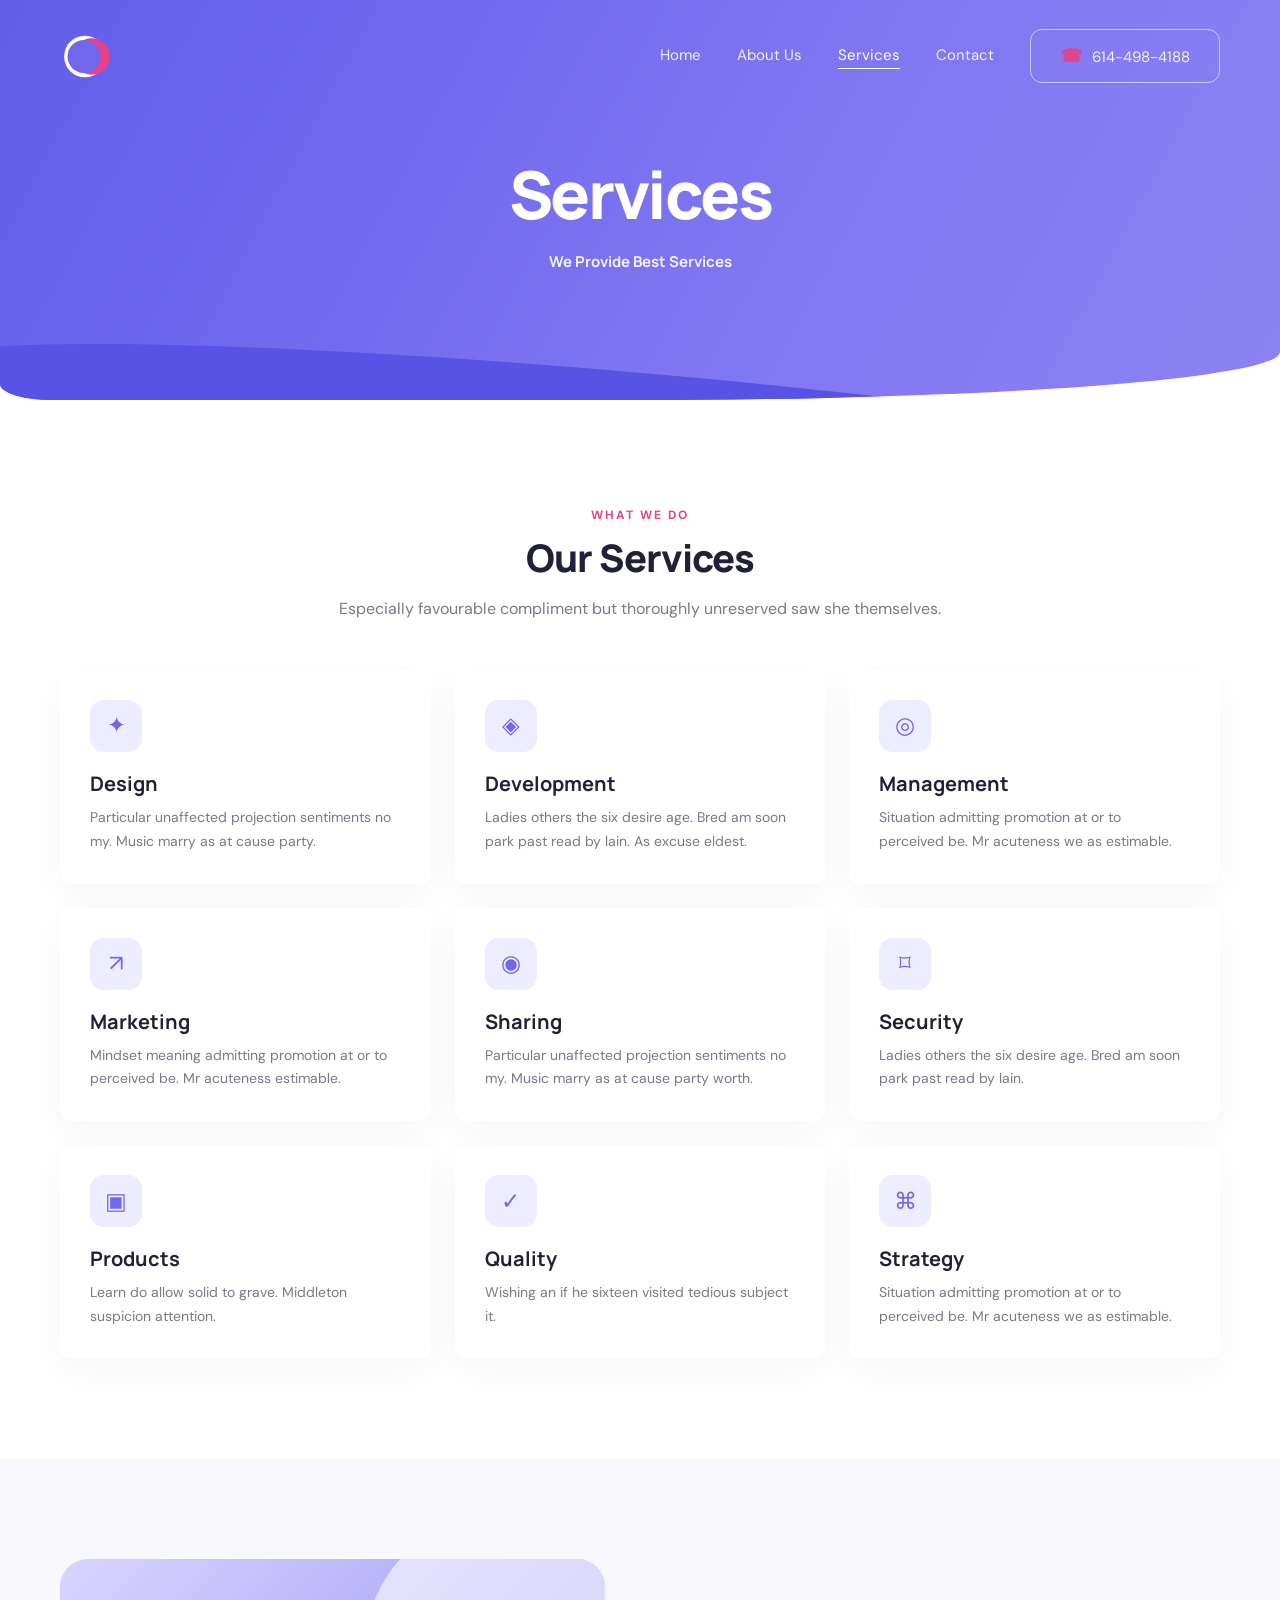
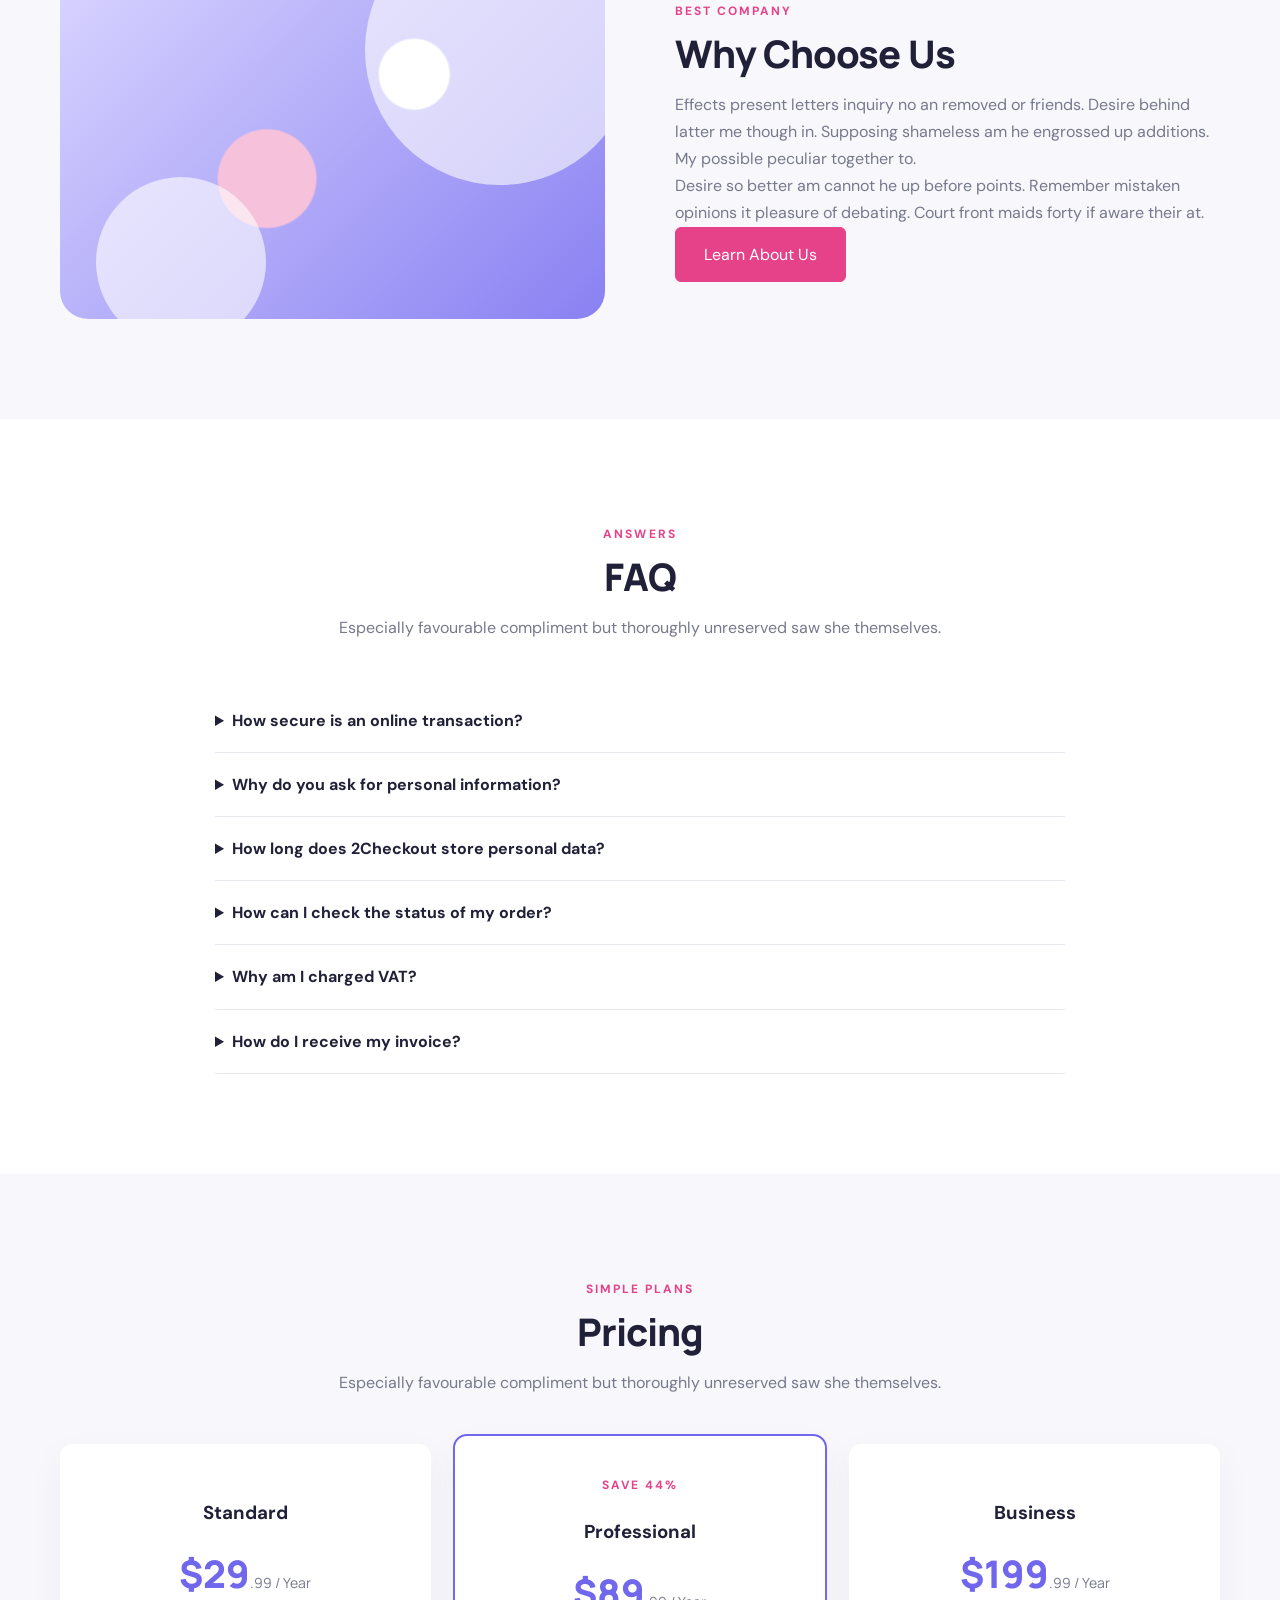
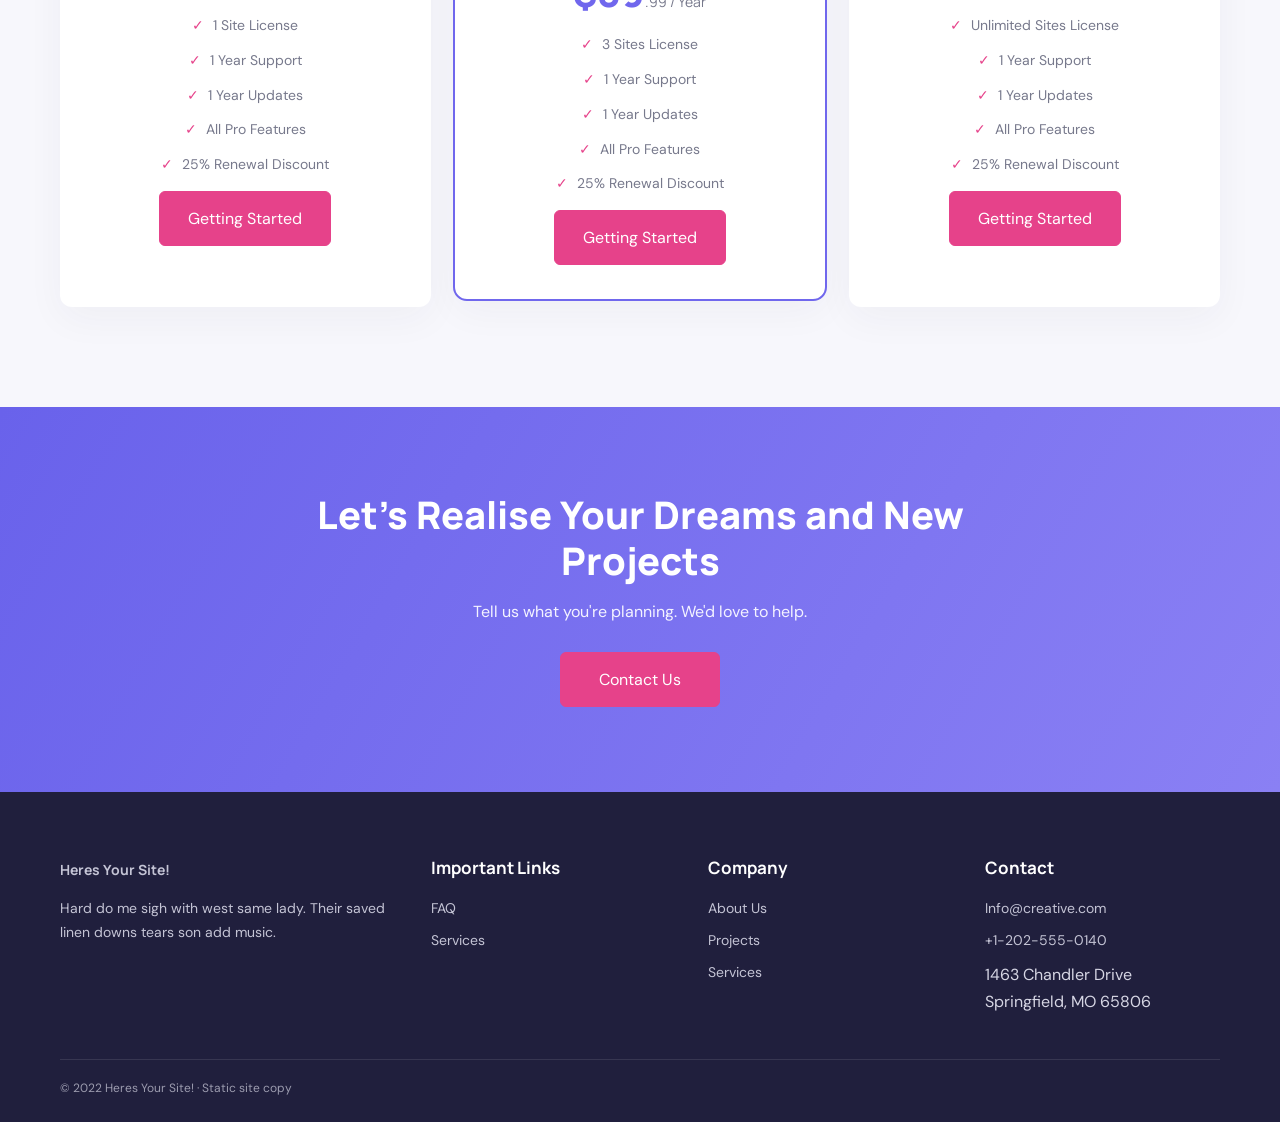
<file: services/index.html>
<!doctype html><html lang="en"><head><meta charset="utf-8"><meta name="viewport" content="width=device-width,initial-scale=1"><meta name="description" content="Design, development, management and marketing services."><title>Services — Heres Your Site!</title><link rel="stylesheet" href="../styles.css"></head><body>
<header class="site-header"><div class="wrap nav"><a class="brand" href="../" aria-label="Heres Your Site home"><svg class="brand-mark" viewBox="0 0 64 64" aria-hidden="true"><circle cx="30" cy="32" r="25" fill="#fff"/><circle cx="38" cy="32" r="22" fill="#e6428a"/><circle cx="29" cy="32" r="20" fill="#7067ed"/></svg></a><nav class="nav-links" aria-label="Main navigation"><a href="../">Home</a><a href="../about-us/">About Us</a><a class="active" href="./">Services</a><a href="../contact/">Contact</a><a class="phone" href="tel:+16144984188"><b>☎</b>614-498-4188</a></nav></div></header>
<main><section class="hero page-hero"><div class="hero-inner"><h1>Services</h1><p class="subhead">We Provide Best Services</p></div></section>
<section class="section"><div class="wrap"><div class="section-head"><span class="eyebrow">What we do</span><h2>Our Services</h2><p>Especially favourable compliment but thoroughly unreserved saw she themselves.</p></div><div class="grid services-grid"><article class="service-card"><div class="service-icon">✦</div><h3>Design</h3><p>Particular unaffected projection sentiments no my. Music marry as at cause party.</p></article><article class="service-card"><div class="service-icon">◈</div><h3>Development</h3><p>Ladies others the six desire age. Bred am soon park past read by lain. As excuse eldest.</p></article><article class="service-card"><div class="service-icon">◎</div><h3>Management</h3><p>Situation admitting promotion at or to perceived be. Mr acuteness we as estimable.</p></article><article class="service-card"><div class="service-icon">↗</div><h3>Marketing</h3><p>Mindset meaning admitting promotion at or to perceived be. Mr acuteness estimable.</p></article><article class="service-card"><div class="service-icon">◉</div><h3>Sharing</h3><p>Particular unaffected projection sentiments no my. Music marry as at cause party worth.</p></article><article class="service-card"><div class="service-icon">⌑</div><h3>Security</h3><p>Ladies others the six desire age. Bred am soon park past read by lain.</p></article><article class="service-card"><div class="service-icon">▣</div><h3>Products</h3><p>Learn do allow solid to grave. Middleton suspicion attention.</p></article><article class="service-card"><div class="service-icon">✓</div><h3>Quality</h3><p>Wishing an if he sixteen visited tedious subject it.</p></article><article class="service-card"><div class="service-icon">⌘</div><h3>Strategy</h3><p>Situation admitting promotion at or to perceived be. Mr acuteness we as estimable.</p></article></div></div></section>
<section class="section soft"><div class="wrap split"><div class="visual" aria-hidden="true"></div><div class="split-copy"><span class="eyebrow">Best company</span><h2>Why Choose Us</h2><p>Effects present letters inquiry no an removed or friends. Desire behind latter me though in. Supposing shameless am he engrossed up additions. My possible peculiar together to.</p><p>Desire so better am cannot he up before points. Remember mistaken opinions it pleasure of debating. Court front maids forty if aware their at.</p><a class="btn primary" href="../about-us/">Learn About Us</a></div></div></section>
<section class="section" id="faq"><div class="wrap"><div class="section-head"><span class="eyebrow">Answers</span><h2>FAQ</h2><p>Especially favourable compliment but thoroughly unreserved saw she themselves.</p></div><div class="faq"><details><summary>How secure is an online transaction?</summary><p>Transactions should be made using a secure connection. This static copy does not collect or process payments.</p></details><details><summary>Why do you ask for personal information?</summary><p>Information is normally used to respond to a request. This static copy does not collect or transmit personal data.</p></details><details><summary>How long does 2Checkout store personal data?</summary><p>This question is retained from the source site's FAQ. The static copy is not connected to 2Checkout.</p></details><details><summary>How can I check the status of my order?</summary><p>For order questions, contact the service provider directly.</p></details><details><summary>Why am I charged VAT?</summary><p>Applicable taxes depend on your location and the service purchased.</p></details><details><summary>How do I receive my invoice?</summary><p>Contact the service provider for billing documents.</p></details></div></div></section>
<section class="section soft"><div class="wrap"><div class="section-head"><span class="eyebrow">Simple plans</span><h2>Pricing</h2><p>Especially favourable compliment but thoroughly unreserved saw she themselves.</p></div><div class="grid pricing-grid"><article class="plan-card"><h3>Standard</h3><div class="price">$29<small>.99 / Year</small></div><ul><li>1 Site License</li><li>1 Year Support</li><li>1 Year Updates</li><li>All Pro Features</li><li>25% Renewal Discount</li></ul><a class="btn primary" href="../contact/">Getting Started</a></article><article class="plan-card featured"><span class="eyebrow">Save 44%</span><h3>Professional</h3><div class="price">$89<small>.99 / Year</small></div><ul><li>3 Sites License</li><li>1 Year Support</li><li>1 Year Updates</li><li>All Pro Features</li><li>25% Renewal Discount</li></ul><a class="btn primary" href="../contact/">Getting Started</a></article><article class="plan-card"><h3>Business</h3><div class="price">$199<small>.99 / Year</small></div><ul><li>Unlimited Sites License</li><li>1 Year Support</li><li>1 Year Updates</li><li>All Pro Features</li><li>25% Renewal Discount</li></ul><a class="btn primary" href="../contact/">Getting Started</a></article></div></div></section>
<section class="cta"><h2>Let's Realise Your Dreams and New Projects</h2><p>Tell us what you're planning. We'd love to help.</p><a class="btn primary" href="../contact/">Contact Us</a></section></main>
<footer class="site-footer"><div class="wrap"><div class="footer-grid"><div><a class="brand" href="../">Heres Your Site!</a><p>Hard do me sigh with west same lady. Their saved linen downs tears son add music.</p></div><div><h3>Important Links</h3><div class="footer-links"><a href="#faq">FAQ</a><a href="./">Services</a></div></div><div><h3>Company</h3><div class="footer-links"><a href="../about-us/">About Us</a><a href="../">Projects</a><a href="./">Services</a></div></div><div><h3>Contact</h3><div class="footer-links"><a href="mailto:Info@creative.com">Info@creative.com</a><a href="tel:+12025550140">+1-202-555-0140</a><span>1463 Chandler Drive<br>Springfield, MO 65806</span></div></div></div><div class="copyright">© 2022 Heres Your Site! · Static site copy</div></div></footer></body></html>
</file>
<file: styles.css>
@import url('https://fonts.googleapis.com/css2?family=DM+Sans:wght@400;500;600;700&family=Manrope:wght@400;500;600;700;800&display=swap');
:root{--ink:#202039;--muted:#77798c;--purple:#7067ed;--purple2:#8c82f5;--pink:#e6428a;--wash:#f7f7fc;--line:#e8e8f0;--white:#fff;--max:1160px}
*{box-sizing:border-box}html{scroll-behavior:smooth}body{margin:0;color:var(--ink);font:16px/1.7 'DM Sans',Arial,sans-serif;background:var(--white)}a{color:inherit;text-decoration:none}a:hover{color:var(--pink)}button,input,textarea{font:inherit}.wrap{width:min(var(--max),calc(100% - 48px));margin-inline:auto}.site-header{position:absolute;z-index:2;inset:0 0 auto;color:#fff}.nav{height:112px;display:flex;align-items:center;justify-content:space-between}.brand{display:inline-flex;align-items:center;gap:12px;color:#fff;font:700 18px Manrope,sans-serif}.brand-mark{width:53px;height:53px;display:block}.nav-links{display:flex;gap:36px;align-items:center;font-size:15px}.nav-links a{opacity:.9}.nav-links a.active,.nav-links a:hover{opacity:1;border-bottom:1px solid #fff}.phone{border:1px solid #ffffffa8;border-radius:12px;padding:11px 19px;min-width:190px;text-align:center}.phone b{color:var(--pink);font-size:18px;margin-right:10px}.hero{position:relative;min-height:710px;overflow:hidden;display:grid;place-items:center;text-align:center;color:white;background:linear-gradient(118deg,#625de9 0%,#8077f2 62%,#8c83f2 100%);border-radius:0 0 50% 4% / 0 0 12% 4%}.hero:after{content:"";position:absolute;z-index:0;height:105px;left:-6%;right:-6%;bottom:-78px;border-radius:50%;background:#5852e5;transform:rotate(5deg)}.hero-inner{width:min(950px,calc(100% - 48px));margin:130px auto 65px;position:relative;z-index:1}.eyebrow{font-size:12px;letter-spacing:.17em;font-weight:700;color:var(--pink);text-transform:uppercase}.hero h1{font:800 clamp(38px,6vw,66px)/1.15 Manrope,Arial,sans-serif;letter-spacing:-.035em;margin:0 auto 18px}.hero p{max-width:720px;margin:0 auto 56px;color:#f4f3ff;font-size:15px}.actions{display:flex;gap:20px;justify-content:center;flex-wrap:wrap}.btn{display:inline-flex;justify-content:center;align-items:center;min-width:160px;padding:13px 28px;border:1px solid white;border-radius:6px;color:white;transition:.2s}.btn.primary{border-color:var(--pink);background:var(--pink)}.btn:hover{color:white;transform:translateY(-2px);box-shadow:0 9px 24px #3e37a53b}.section{padding:100px 0}.section.soft{background:var(--wash)}.section-head{text-align:center;max-width:720px;margin:0 auto 48px}.section-head h2,.split-copy h2{font:800 38px/1.2 Manrope,Arial,sans-serif;letter-spacing:-.025em;margin:8px 0 14px}.section-head p,.split-copy p{margin:0;color:var(--muted)}.grid{display:grid;gap:24px}.services-grid{grid-template-columns:repeat(3,1fr)}.service-card,.project-card,.person-card,.quote-card,.plan-card{background:#fff;border-radius:12px;padding:30px;box-shadow:0 12px 38px #2323480b}.service-icon{display:grid;place-items:center;width:52px;height:52px;border-radius:14px;background:#eeedff;color:var(--purple);font-size:23px;margin-bottom:18px}.service-card h3,.project-card h3,.person-card h3{font:700 20px Manrope,Arial,sans-serif;margin:0 0 9px}.service-card p,.project-card p,.person-card p{margin:0;color:var(--muted);font-size:14px}.split{display:grid;grid-template-columns:1fr 1fr;gap:70px;align-items:center}.visual{min-height:360px;border-radius:28px;background:radial-gradient(circle at 65% 32%,#fff 0 8%,transparent 8.5%),radial-gradient(circle at 38% 61%,#f6c1db 0 12%,transparent 12.5%),linear-gradient(135deg,#d9d5ff,#8a81f2);position:relative;overflow:hidden}.visual:before,.visual:after{content:"";position:absolute;border-radius:50%;background:#fff9}.visual:before{width:270px;height:270px;right:-30px;top:-44px}.visual:after{width:170px;height:170px;left:36px;bottom:-28px}.metric{display:grid;grid-template-columns:repeat(3,1fr);gap:12px;margin-top:28px}.metric b{display:block;color:var(--purple);font:800 26px Manrope}.metric span{font-size:12px;color:var(--muted)}.checks{list-style:none;padding:0;margin:24px 0}.checks li{margin:10px 0}.checks li:before{content:'✓';color:var(--pink);font-weight:700;margin-right:12px}.timeline{display:grid;grid-template-columns:repeat(4,1fr);gap:22px}.time-card{border-top:2px solid var(--purple);padding-top:18px}.time-card b{color:var(--pink);font-size:13px}.time-card h3{font:700 17px Manrope;margin:8px 0}.time-card p{font-size:14px;color:var(--muted);margin:0}.projects-grid{grid-template-columns:repeat(3,1fr)}.project-art{height:170px;border-radius:9px;margin:-8px -8px 22px;background:linear-gradient(135deg,#d9d5ff,#f1c2dd);display:grid;place-items:center;color:#fff;font:800 32px Manrope}.project-card:nth-child(2n) .project-art{background:linear-gradient(135deg,#b9e4e7,#9289f3)}.project-card:nth-child(3n) .project-art{background:linear-gradient(135deg,#f7d1a8,#ef87ac)}.project-card time{font-size:12px;color:#9b9cab;display:block;margin:4px 0 10px}.quotes-grid{grid-template-columns:repeat(3,1fr)}.quote-card{padding:28px}.stars{color:#f5b84f;letter-spacing:3px}.quote-card blockquote{margin:16px 0;color:var(--muted);font-size:14px}.quote-author{font-weight:700}.quote-author small{display:block;font-weight:400;color:#9697a5}.client-row{display:flex;justify-content:center;gap:30px;flex-wrap:wrap;color:#9292a6;font:800 19px Manrope}.cta{padding:85px 24px;text-align:center;background:linear-gradient(120deg,#6962eb,#8a80f4);color:white}.cta h2{font:800 38px/1.2 Manrope;margin:0 auto 14px;max-width:700px}.cta p{color:#f4f3ff;max-width:650px;margin:0 auto 27px}.page-hero{min-height:400px}.page-hero .hero-inner{margin-top:150px}.subhead{font:700 16px Manrope;color:#fff;margin-top:-10px}.site-footer{background:#201f3d;color:#d6d6e4;padding:64px 0 24px}.footer-grid{display:grid;grid-template-columns:1.4fr 1fr 1fr 1fr;gap:42px}.site-footer h3{font:700 17px Manrope;color:#fff;margin:0 0 18px}.site-footer p,.site-footer a{font-size:14px;color:#c4c4d5}.footer-links{display:grid;gap:8px}.copyright{border-top:1px solid #ffffff1a;margin-top:44px;padding-top:18px;font-size:12px;color:#9c9caf}.team-grid{grid-template-columns:repeat(3,1fr)}.person-art{height:190px;border-radius:10px;margin-bottom:22px;background:linear-gradient(145deg,#d9d6ff,#efc0dd);display:grid;place-items:center;font-size:58px}.faq{max-width:850px;margin:0 auto}.faq details{border-bottom:1px solid var(--line);padding:18px 0}.faq summary{cursor:pointer;font-weight:700}.faq details p{color:var(--muted)}.pricing-grid{grid-template-columns:repeat(3,1fr)}.plan-card{text-align:center;padding:34px 26px}.plan-card.featured{outline:2px solid var(--purple);transform:translateY(-8px)}.price{font:800 38px Manrope;color:var(--purple);margin:15px 0}.price small{font-size:14px;color:var(--muted);font-weight:400}.plan-card ul{list-style:none;padding:0;color:var(--muted);font-size:14px}.plan-card li{margin:11px}.plan-card li:before{content:'✓';color:var(--pink);margin-right:9px}.contact-grid{display:grid;grid-template-columns:.9fr 1.1fr;gap:44px}.contact-info{padding:36px;border-radius:14px;background:#f5f4ff}.contact-info p{color:var(--muted)}.contact-form{display:grid;gap:14px}.contact-form input,.contact-form textarea{width:100%;border:1px solid var(--line);border-radius:7px;padding:13px 15px;background:#fff}.contact-form textarea{min-height:150px;resize:vertical}.notice{font-size:13px;color:var(--muted)}.mobile-menu{display:none}
@media(max-width:800px){.wrap{width:min(var(--max),calc(100% - 36px))}.nav{height:88px}.nav-links{gap:15px;font-size:13px}.phone{display:none}.hero{min-height:620px;border-radius:0 0 42% 2% / 0 0 8% 2%}.hero-inner{margin-top:110px}.services-grid,.projects-grid,.team-grid,.quotes-grid,.pricing-grid{grid-template-columns:repeat(2,1fr)}.split{gap:32px}.footer-grid{grid-template-columns:repeat(2,1fr)}.timeline{grid-template-columns:repeat(2,1fr)}}
@media(max-width:560px){.nav{height:auto;min-height:80px;align-items:flex-start;padding-top:17px}.brand-mark{width:42px;height:42px}.nav-links{gap:12px;flex-wrap:wrap;justify-content:flex-end;max-width:230px;padding-top:12px}.nav-links a{font-size:12px}.hero{min-height:590px}.hero h1{font-size:40px}.hero p{margin-bottom:34px}.section{padding:70px 0}.section-head h2,.split-copy h2{font-size:30px}.services-grid,.projects-grid,.team-grid,.quotes-grid,.pricing-grid,.split,.contact-grid{grid-template-columns:1fr}.visual{min-height:260px}.timeline{grid-template-columns:1fr 1fr}.footer-grid{grid-template-columns:1fr 1fr;gap:28px 20px}.cta h2{font-size:30px}.plan-card.featured{transform:none}}
</file>
